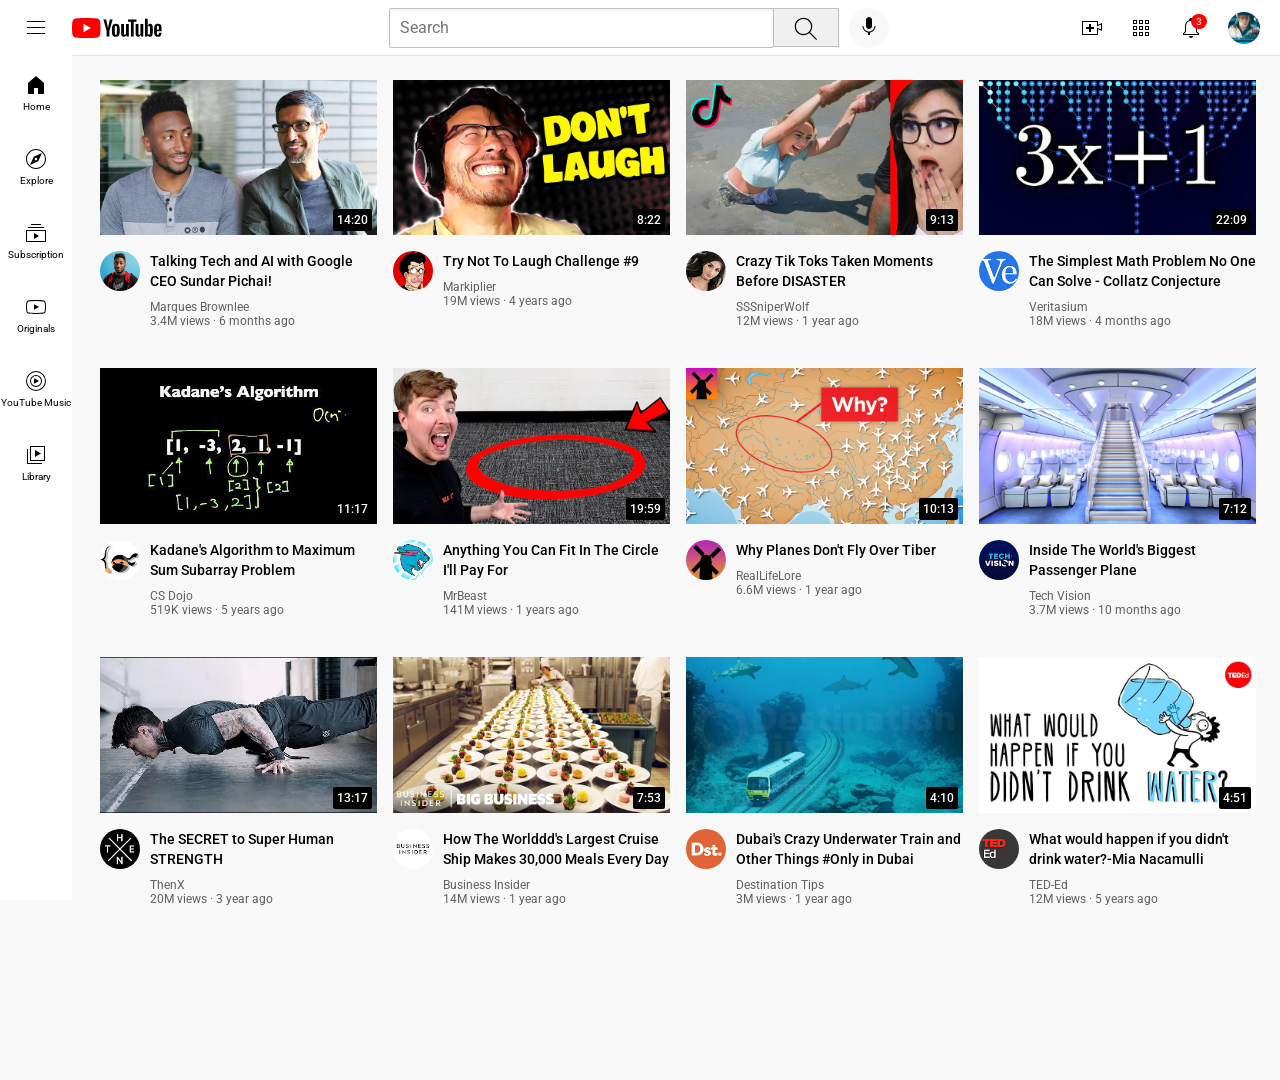
<file: index.html>
<!DOCTYPE html>
<html>
  <head>
    <title>
      Youtube Clone
    </title>
       <link rel="preconnect" href="https://fonts.googleapis.com">
       <link rel="preconnect" href="https://fonts.gstatic.com" crossorigin>
       <link href="https://fonts.googleapis.com/css2?family=Roboto:wght@400;500;700&display=swap" rel="stylesheet">
  </head>

    <link rel="stylesheet" href="styles/Recreating-Youtube-styles.css">
    <link rel="stylesheet" href="styles/header.css">
    <link rel="stylesheet" href="styles/general.css">
    <link rel="stylesheet" href="styles/sidebar.css">

  <body>
    <div class="header">
      <div class="left-section">
        <img class="hamburger-menu" src="Icons/hamburger-menu.svg">
        <img class="youtube-logo" src="Icons/youtube-logo.svg">
      </div>
      <div class="middle-section">
        <input class="search-bar" type="text" placeholder="Search">
        <button class="search-button">
          <img class="search-icon" src="Icons/search.svg">
          <div class="tooltip">
            Search
          </div>
        </button>
        <button class="voice-search-button">
          <img class="voice-search-icon" src="Icons/voice-search-icon.svg">
        </button>
      </div>
      <div class="right-section">
        <img class="upload-icon" src="Icons/upload.svg">
        <img class="yt-apps-icon" src="Icons/youtube-apps.svg">
        <div class="notif-icon-container">
          <img class="notif-icon" src="Icons/notifications.svg">
          <div class="notif-count">3</div>
        </div>
        <img class="current-user-pfp" src="channel-pfp/channels4_profile.jpg">
      </div>
    </div>

    <div class="sidebar">
      <div class="sidebar-link">
        <img src="Icons/home.svg">
        <div>Home</div>
      </div>
      <div class="sidebar-link">
        <img src="Icons/explore.svg">
        <div>Explore</div>
      </div>
      <div class="sidebar-link">
        <img src="Icons/subscriptions.svg">
        <div>Subscription</div>
      </div>
      <div class="sidebar-link">
        <img src="Icons/originals.svg">
        <div>Originals</div>
      </div>
      <div class="sidebar-link">
        <img src="Icons/youtube-music.svg">
        <div>YouTube Music</div>
      </div>
      <div class="sidebar-link">
        <img src="Icons/library.svg">
        <div>Library</div>
      </div>
    </div>

    <div class="video-grid">
      <div class="video-preview">

        <div class="thumbnail-row">
          <img class="thumbnail" src="Thumbnails\thumbnail-1.webp">
          <div class="video-time">14:20</div>
        </div>
          <div class="video-info-grid">
            <div class="channel-pfps">
               <img class="profile-picture" src="channel-pfp\channel-1.jpeg">
            </div>
  
          <div class="video-info">
             <p class="video-title">
               Talking Tech and AI with Google CEO Sundar Pichai!
             </p>
  
             <p class="video-author">
               Marques Brownlee
             </p>
  
             <p class="video-stats">
               3.4M views &#183; 6 months ago
             </p>
            </div>
          </div>
        </div>
  
      <div class="video-preview">
  
        <div class="thumbnail-row">
          <img class="thumbnail" src="Thumbnails\thumbnail-2.webp">
          <div class="video-time">8:22</div>
        </div>
       <div class="video-info-grid">
        <div class="channel-pfps">
          <img class="profile-picture" src="channel-pfp\channel-2.jpeg">
        </div>  
  
        <div class="video-info">
          <p class="video-title">
            Try Not To Laugh Challenge #9
          </p>
          <p class="video-author">
            Markiplier
          </p>
          <p class="video-stats">
            19M views &#183; 4 years ago
          </p>
         </div>
        </div> 
      </div>
      <div class="video-preview">
  
        <div class="thumbnail-row">
          <img class="thumbnail" src="Thumbnails\thumbnail-3.webp">
          <div class="video-time">9:13</div>
        </div>
          <div class="video-info-grid">
            <div class="channel-pfps">
               <img class="profile-picture" src="channel-pfp\channel-3.jpeg">
            </div>
  
          <div class="video-info">
             <p class="video-title">
               Crazy Tik Toks Taken Moments Before DISASTER
             </p>
  
             <p class="video-author">
               SSSniperWolf
             </p>
  
             <p class="video-stats">
               12M views &#183; 1 year ago
             </p>
            </div>
          </div>
        </div>
  
      <div class="video-preview">
  
        <div class="thumbnail-row">
          <img class="thumbnail" src="Thumbnails\thumbnail-4.webp">
          <div class="video-time">22:09</div>
        </div>
       <div class="video-info-grid">
        <div class="channel-pfps">
          <img class="profile-picture" src="channel-pfp\channel-4.jpeg">
        </div>  
  
        <div class="video-info">
          <p class="video-title">
            The Simplest Math Problem No One Can Solve - Collatz Conjecture
          </p>
          <p class="video-author">
            Veritasium
          </p>
          <p class="video-stats">
            18M views &#183; 4 months ago
          </p>
         </div>
        </div> 
      </div>
      <div class="video-preview">
  
        <div class="thumbnail-row">
          <img class="thumbnail" src="Thumbnails\thumbnail-5.webp">
          <div class="video-time">11:17</div>
        </div>
          <div class="video-info-grid">
            <div class="channel-pfps">
               <img class="profile-picture" src="channel-pfp\channel-5.jpeg">
            </div>
  
          <div class="video-info">
             <p class="video-title">
               Kadane's Algorithm to Maximum Sum Subarray Problem
             </p>
  
             <p class="video-author">
               CS Dojo
             </p>
  
             <p class="video-stats">
               519K views &#183; 5 years ago
             </p>
            </div>
          </div>
        </div>
  
      <div class="video-preview">
  
        <div class="thumbnail-row">
          <img class="thumbnail" src="Thumbnails\thumbnail-6.webp">
          <div class="video-time">19:59</div>
        </div>
       <div class="video-info-grid">
        <div class="channel-pfps">
          <img class="profile-picture" src="channel-pfp\channel-6.jpeg">
        </div>  
  
        <div class="video-info">
          <p class="video-title">
            Anything You Can Fit In The Circle I'll Pay For
          </p>
          <p class="video-author">
            MrBeast
          </p>
          <p class="video-stats">
            141M views &#183; 1 years ago
          </p>
         </div>
        </div> 
      </div>
      <div class="video-preview">
  
        <div class="thumbnail-row">
          <img class="thumbnail" src="Thumbnails\thumbnail-7.webp">
          <div class="video-time">10:13</div>
        </div>
          <div class="video-info-grid">
            <div class="channel-pfps">
               <img class="profile-picture" src="channel-pfp\channel-7.jpeg">
            </div>
  
          <div class="video-info">
             <p class="video-title">
               Why Planes Don't Fly Over Tiber
             </p>
  
             <p class="video-author">
               RealLifeLore
             </p>
  
             <p class="video-stats">
               6.6M views &#183; 1 year ago
             </p>
            </div>
          </div>
        </div>

        <div class="video-preview">
  
          <div class="thumbnail-row">
            <img class="thumbnail" src="Thumbnails\thumbnail-8.webp">
            <div class="video-time">7:12</div>
          </div>
            <div class="video-info-grid">
              <div class="channel-pfps">
                 <img class="profile-picture" src="channel-pfp\channel-8.jpeg">
              </div>
    
            <div class="video-info">
               <p class="video-title">
                 Inside The World's Biggest Passenger Plane
               </p>
    
               <p class="video-author">
                 Tech Vision
               </p>
    
               <p class="video-stats">
                 3.7M views &#183; 10 months ago
               </p>
              </div>
            </div>
          </div>
          <div class="video-preview">
  
            <div class="thumbnail-row">
              <img class="thumbnail" src="Thumbnails\thumbnail-9.webp">
              <div class="video-time">13:17</div>
            </div>
              <div class="video-info-grid">
                <div class="channel-pfps">
                   <img class="profile-picture" src="channel-pfp\channel-9.jpeg">
                </div>
      
              <div class="video-info">
                 <p class="video-title">
                   The SECRET to Super Human STRENGTH
                 </p>
      
                 <p class="video-author">
                   ThenX
                 </p>
      
                 <p class="video-stats">
                   20M views &#183; 3 year ago
                 </p>
                </div>
              </div>
            </div>
            <div class="video-preview">
  
              <div class="thumbnail-row">
                <img class="thumbnail" src="Thumbnails\thumbnail-10.webp">
                <div class="video-time">7:53</div>
              </div>
                <div class="video-info-grid">
                  <div class="channel-pfps">
                     <img class="profile-picture" src="channel-pfp\channel-10.jpeg">
                  </div>
        
                <div class="video-info">
                   <p class="video-title">
                     How The Worlddd's Largest Cruise Ship Makes 30,000 Meals Every Day
                   </p>
        
                   <p class="video-author">
                     Business Insider
                   </p>
        
                   <p class="video-stats">
                     14M views &#183; 1 year ago
                   </p>
                  </div>
                </div>
              </div>
              <div class="video-preview">
  
                <div class="thumbnail-row">
                  <img class="thumbnail" src="Thumbnails\thumbnail-11.webp">
                  <div class="video-time">4:10</div>
                </div>
                  <div class="video-info-grid">
                    <div class="channel-pfps">
                       <img class="profile-picture" src="channel-pfp\channel-11.jpeg">
                    </div>
          
                  <div class="video-info">
                     <p class="video-title">
                       Dubai's Crazy Underwater Train and Other Things #Only in Dubai
                     </p>
          
                     <p class="video-author">
                       Destination Tips
                     </p>
          
                     <p class="video-stats">
                       3M views &#183; 1 year ago
                     </p>
                    </div>
                  </div>
                </div>
                <div class="video-preview">
  
                  <div class="thumbnail-row">
                    <img class="thumbnail" src="Thumbnails\thumbnail-12.webp">
                    <div class="video-time">4:51</div>
                  </div>
                    <div class="video-info-grid">
                      <div class="channel-pfps">
                         <img class="profile-picture" src="channel-pfp\channel-12.jpeg">
                      </div>
            
                    <div class="video-info">
                       <p class="video-title">
                         What would happen if you didn't drink water?-Mia Nacamulli
                       </p>
            
                       <p class="video-author">
                         TED-Ed
                       </p>
            
                       <p class="video-stats">
                         12M views &#183; 5 years ago
                       </p>
                      </div>
                    </div>
                  </div>
    </div>
    
  </body>
</html>
</file>
<file: styles/Recreating-Youtube-styles.css>
.thumbnail{
  width: 100%;
}
.video-title{
  margin-top: 0;
  font-size: 14px;
  font-weight: 500;
  line-height: 20px;
  margin-bottom: 9px;
}

.profile-picture{
  width: 40px;
  border-radius: 50px;
}
.thumbnail-row{
  margin-bottom: 12px;
  position: relative;
}
.video-author,.video-stats{
  font-size: 12px;
  color:rgb(96, 96, 96);
}
.video-info-grid{
  display: grid;
  grid-template-columns: 50px 1fr;
}
.video-grid{
  display: grid;
  grid-template-columns: 1fr 1fr 1fr;
  column-gap: 16px;
  row-gap: 40px;
}

@media(max-width: 750px) {
  .video-grid{
    grid-template-columns: 1fr 1fr;
  }
}
@media(min-width: 1000px){
  .video-grid{
    grid-template-columns: 1fr 1fr 1fr 1fr;
  }
}

.video-time{
  font-family: Roboto, Arial;
  font-size: 12px;
  font-weight:500;
  padding-left: 4px;
  padding-right: 4px;
  padding-top: 4px;
  padding-bottom: 4px;
  border-radius: 2px;
  background-color: black;
  color: white;
  position: absolute;
  bottom: 8px;
  right: 5px;
}
</file>
<file: styles/header.css>
.search-bar{
  font-size: 16px;
  flex: 1;
  height: 36px;
  padding-left: 10px;
  border-width: 1px;
  border-style: solid;
  border-color: rgb(192, 192, 192);
  border-radius: 2px;
  box-shadow: inset 1px 2px 3px rgba(0, 0, 0, 0.05);
  width: 0;
}
.search-bar::placeholder{
  font-family: Roboto, arial;
  font-size: 16px;
}
.search-icon{
  height: 25px;
  margin-top: 4px;

}
.header {
  height: 55px;
  display: flex;
  flex-direction: row;
  justify-content: space-between;
  position: fixed;
  top: 0;
  left: 0;
  right: 0;
  z-index: 100;

  background-color: white;
  border-bottom-width: 1px;
  border-bottom-style: solid;
  border-bottom-color: rgb(228, 228, 228);
}
.left-section{
  display: flex;
  align-items: center;
}
.hamburger-menu{
  height: 24px;
  margin-left: 24px;
  margin-right: 24px;
  cursor: pointer;
}
.youtube-logo{
  height: 20px;
  cursor: pointer;
}
.middle-section{
  flex: 1;
  margin-left: 70px;
  margin-right: 35px;
  max-width: 500px;
  display: flex;
  align-items: center;
}
.search-icon{
  height: 30px;
  margin-top: 4px;
}
.search-button{
  height: 39px;
  width: 66px;
  background-color:rgb(240, 240, 240);
  border-width: 1px;
  border-style: solid;
  border-color: rgb(192, 192, 192); 
  margin-left: -1px;
  margin-right: 10px;
  cursor: pointer;
  position: relative;
}
.voice-search-button{
  height: 40px;
  width: 40px;
  border-radius: 20px;
  border:none;
  background-color:  rgba(248, 248, 248);
  cursor: pointer;
}
.voice-search-icon{
  height: 24px;

}
.right-section{
  width: 180px;
  margin-right: 20px;
  display: flex;
  align-items: center;
  justify-content: space-between;
  flex-shrink: 0;
}
.upload-icon{
  height: 24px;
  cursor: pointer;
}
.yt-apps-icon{
  height: 24px;
  cursor: pointer;
}
.notif-icon{
  padding-top:4px;
  height: 24px;
  cursor: pointer;
}
.notif-icon-container{
  position: relative;
}
.notif-count{
  position: absolute;
  top: 2px;
  right: -4px;
  background-color: red;
  color: white;
  font-family: Roboto, Arial;
  font-size: 10px;
  
  padding-left: 5px;
  padding-right: 5px;
  padding-top: 2px;
  padding-bottom: 2px;
  border-radius: 10px;
}
.current-user-pfp{
  height: 32px;
  border-radius: 16px;
  cursor: pointer;
}
.search-button .tooltip{
  position:absolute;
  background-color: gray;
  color: white;
  padding-top: 5px;
  border-radius: 2px;
  font-size: 12px;
  bottom: -30px;
  padding-bottom: 4px;
  padding-left: 8px;
  padding-right: 8px;
  opacity: 0;
  transition: opacity 0.15s;
  pointer-events: none;
}
.search-button:hover .tooltip{
  opacity: 1;
}
</file>
<file: styles/general.css>
p{
  font-family: Roboto, Arial;
  margin-top: 0;
  margin-bottom: 0;
}
body{
  margin: 0;
  padding-top: 80px;
  height: 1000px;
  padding-left: 100px;
  padding-right: 24px;
  background-color: rgba(248, 248, 248);
}
</file>
<file: styles/sidebar.css>
.sidebar{
  position: fixed;
  left: 0;
  bottom: 0;
  top: 55px;
  background-color: white;
  width: 72px;
  z-index: 200;
}
.sidebar-link{
  height: 74px;
  justify-content: center;
  display: flex;
  align-items: center;
  flex-direction: column;
}
.sidebar-link:hover{
  background-color: rgba(235, 235, 235);
}
.sidebar-link img{
  height: 24px;
  margin-bottom: 4px;
}
.sidebar-link div{
  font-family: Roboto, Arial;
  font-size: 10px;
}
</file>
